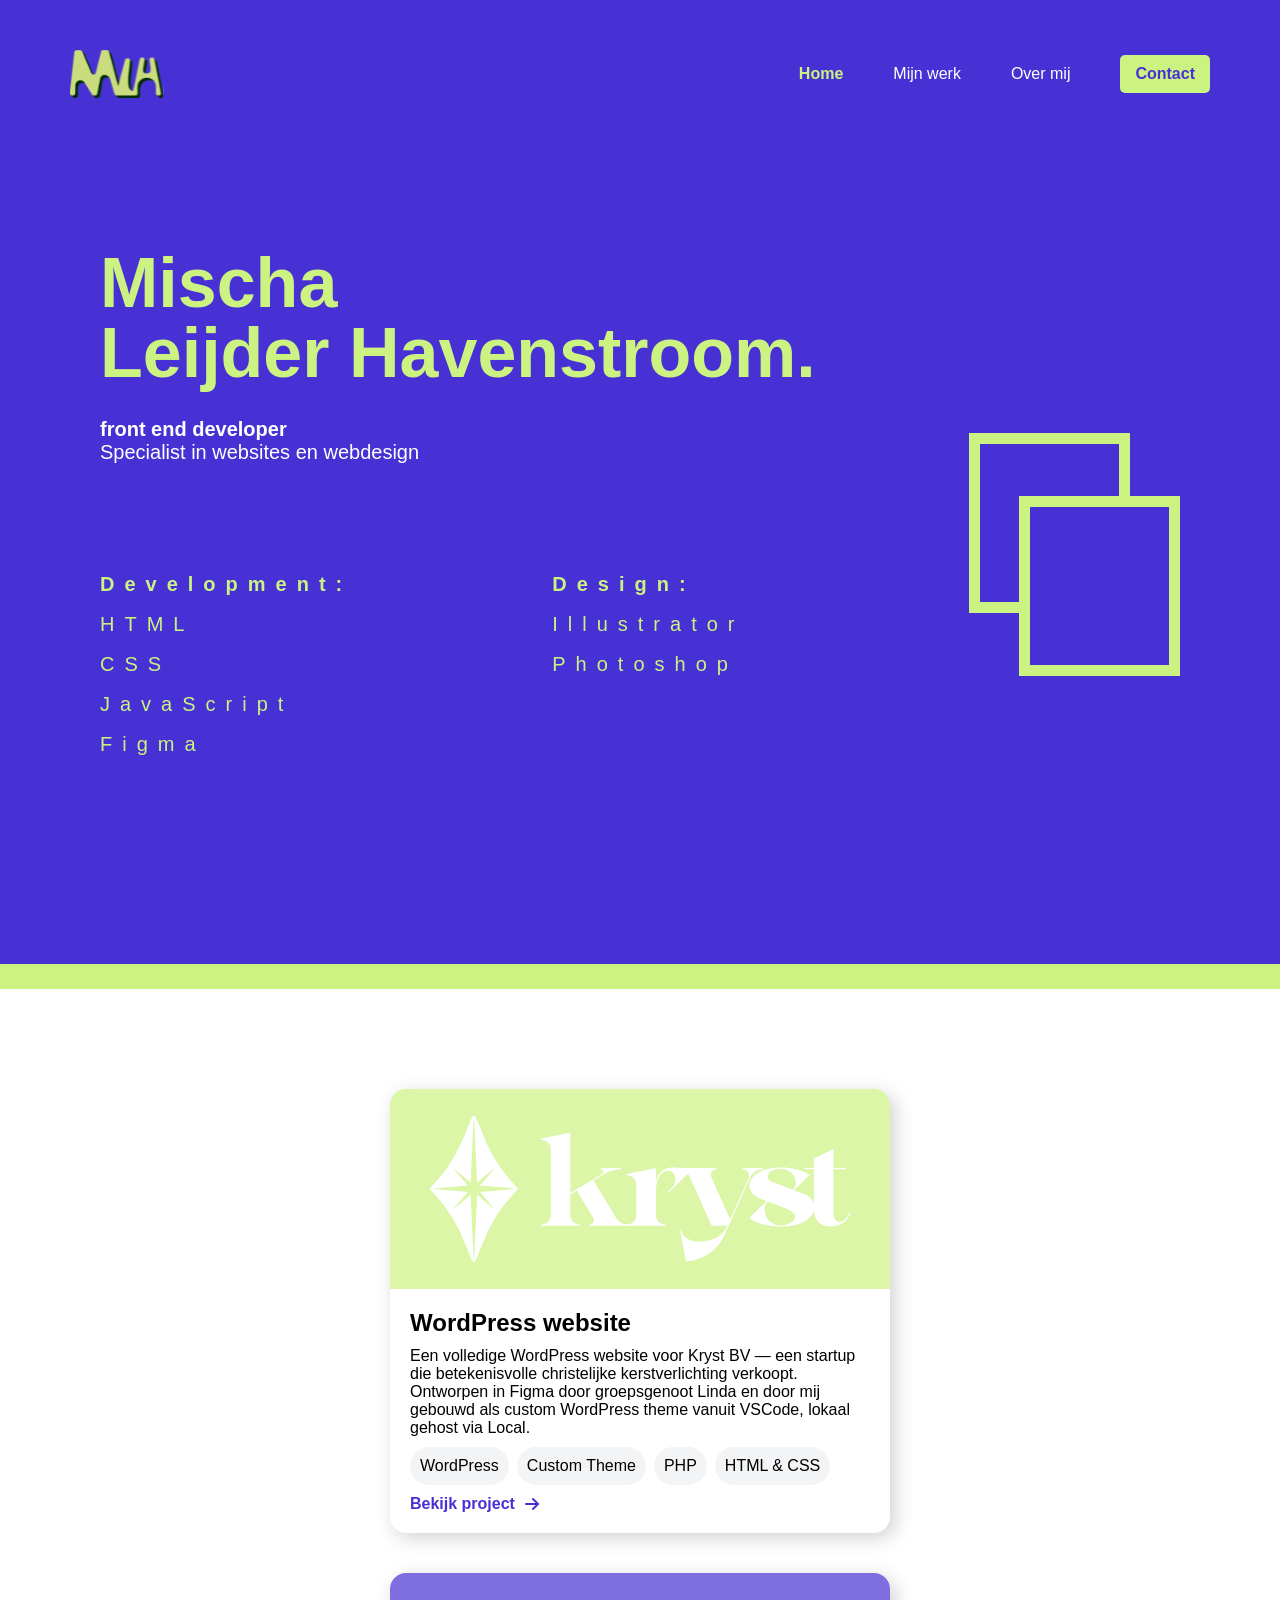
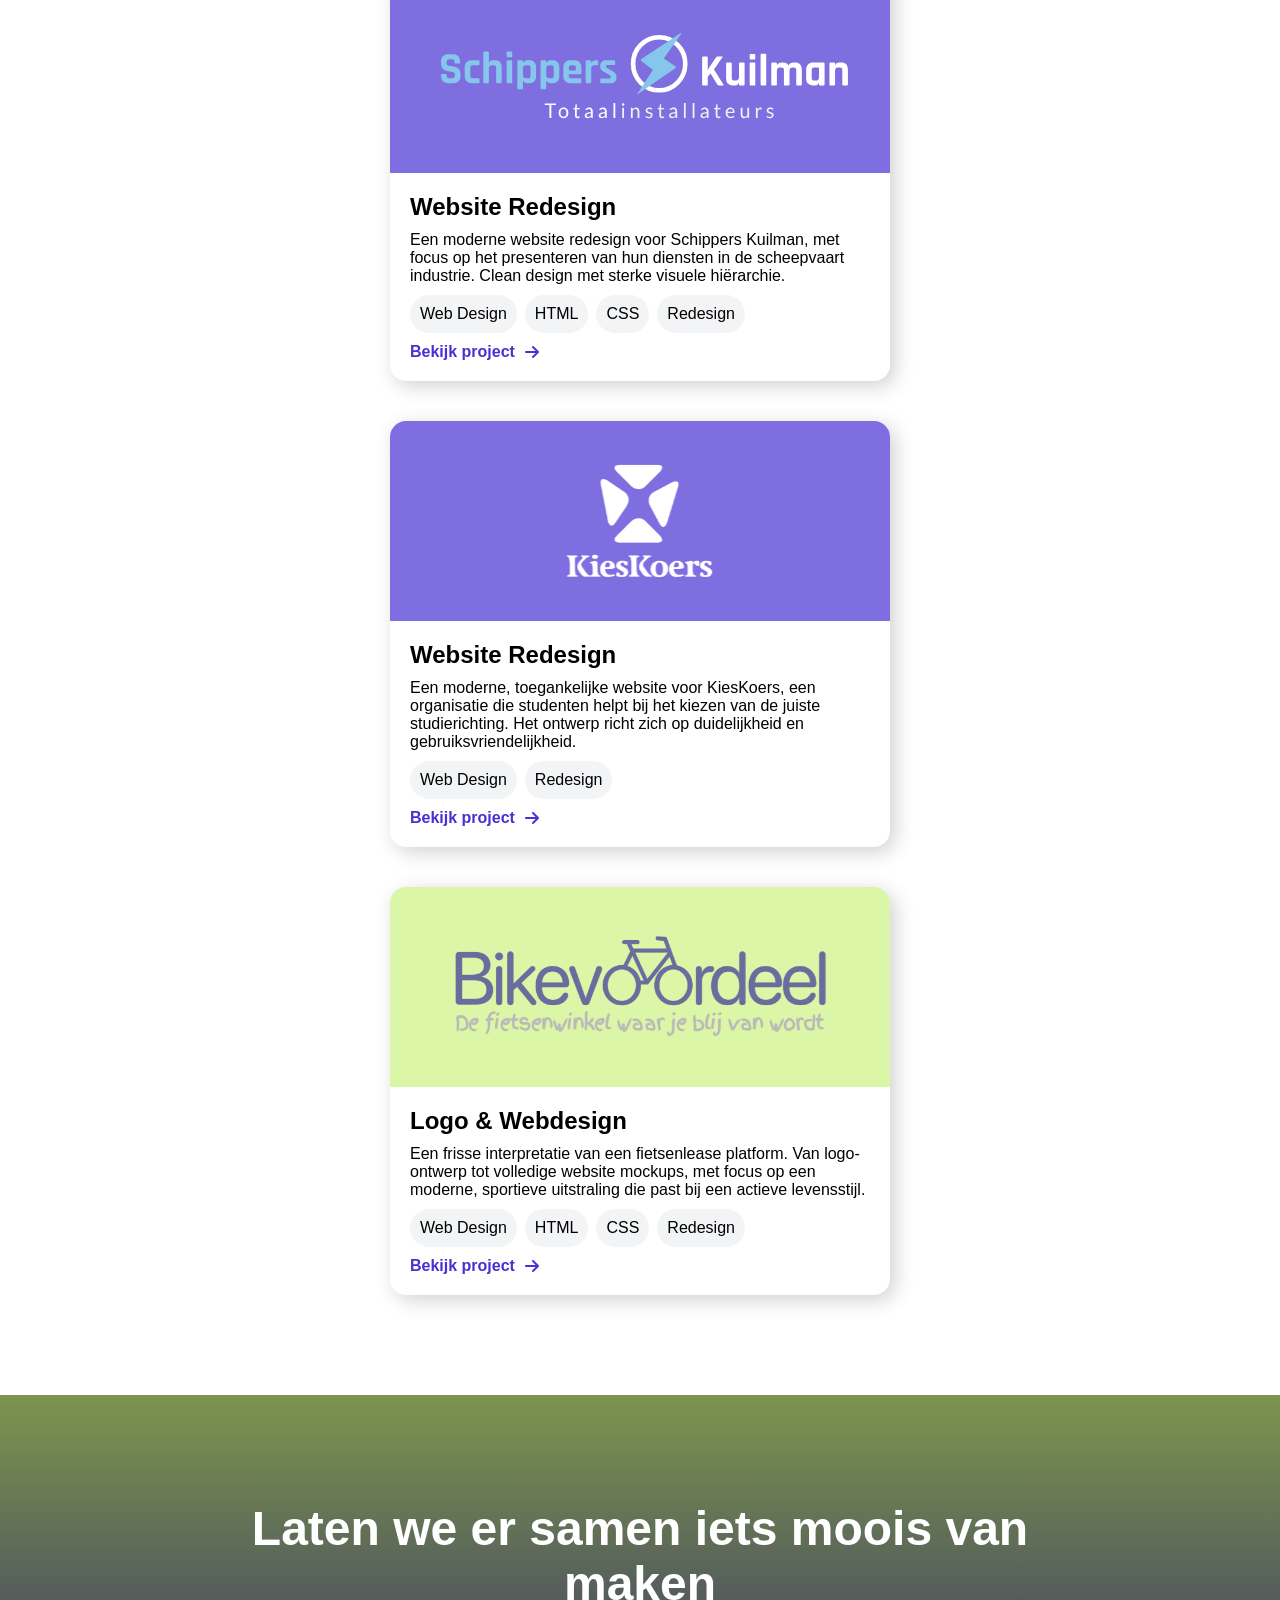
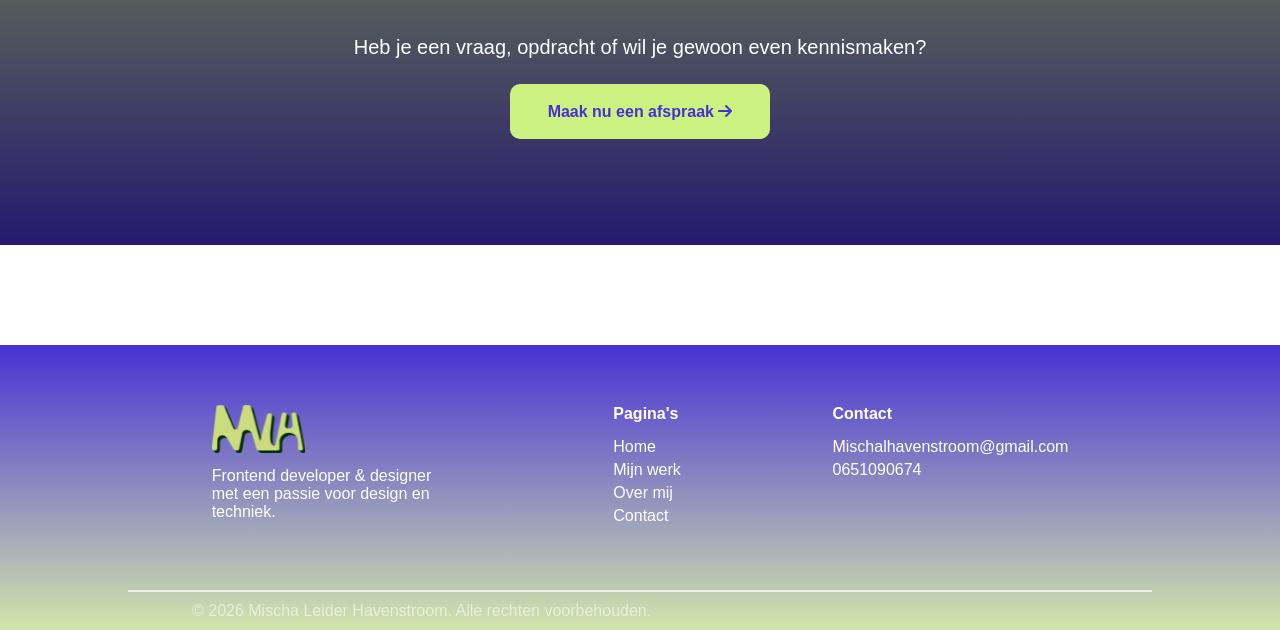
<file: index.html>
<!DOCTYPE html>
<html lang="nl">
<head>
    <meta charset="UTF-8">
    <meta name="viewport" content="width=device-width, initial-scale=1.0">
    <title>Mischa's Portfolio</title>
    <link rel="stylesheet" href="index.css">
    <link rel="stylesheet" href="https://cdnjs.cloudflare.com/ajax/libs/font-awesome/6.5.0/css/all.min.css">
</head>
<body>
    <div class="hero">

        <!-- nav -->
        <nav>
           <a href="index.html"><img id="nav-logo" src="img/logo.svg" alt="Logo"></a> 
            <div class="nav-links">
                <ul>
                    <li><a class="nav-link nav-link-active" href="index.html">Home</a></li>
                    <li><a class="nav-link" href="mijn-werk.html">Mijn werk</a></li>
                    <li><a class="nav-link" href="over-mij.html">Over mij</a></li>
                    <button class="contactBtn" id="nav-btn">Contact</button>
                </ul>
            </div>
        </nav>
        
        <!-- hero -->
        <div class="hero-content">
            <div>
            <div class="hero-left">
                <h1 class="hero-title">Mischa <br>Leijder Havenstroom.</h1>
                <p class="hero-under-titel"><span class="bold-text">front end developer</span><br>
                    Specialist in websites en webdesign</p>
                </div>

                <div class="hero-perk-content">
                    <div class="hero-perks">
                        <p class="hero-perk"><span class="bold-text">Development:</span> 
                        <br> HTML
                        <br> CSS
                        <br> JavaScript
                        <br> Figma
                        </p>
                    </div>

                    <div class="hero-perks">
                        <p class="hero-perk"><span class="bold-text">Design:</span> 
                        <br> Illustrator
                        <br> Photoshop
                        </p>
                    </div>
            </div>
            </div>
                  <div class="hero-img"><img src="img/hero-img.png" alt="hero Images"></div>
        </div>
         </div>

         
    <main class="content">

         <!-- mijn werk collums -->
          <div class="mijn-werk-container">



                 <!-- Kryst -->
                <div class="mijn-werk-block">
            
                    <div class="mijn-werk-block-img-container main-color-background">
                        <img class="mijn-werk-block-img" src="img/werk/kryst/kryst-logo.svg">
                    </div>

                <div class="mijn-werk-block-content">
                    <h2 class="mijn-werk-block-content-title">WordPress website</h2>
                    <p class="mijn-werk-block-content-text"> Een volledige WordPress website voor Kryst BV — een startup die betekenisvolle christelijke kerstverlichting verkoopt. Ontworpen in Figma door groepsgenoot Linda en door mij gebouwd als custom WordPress theme vanuit VSCode, lokaal gehost via Local.</p>
                    <ul class="mijn-werk-block-perks">
                        <li class="mijn-werk-block-content-perk">WordPress</li>
                        <li class="mijn-werk-block-content-perk">Custom Theme</li>
                        <li class="mijn-werk-block-content-perk">PHP</li>
                        <li class="mijn-werk-block-content-perk">HTML & CSS</li>
                    </ul>
                    <a href="werk/kryst.html" class="mijn-werk-block-btn">Bekijk project <i class="fa fa-arrow-right arrow-btn"></i></a>
                </div>
             
            </div>



            <!-- Schippers Kuilman -->
                <div class="mijn-werk-block">
               
                    <div class="mijn-werk-block-img-container secondary-color-background">
                        <img class="mijn-werk-block-img " src="img/logo schippers2 wit 1.svg">
                    </div>

                <div class="mijn-werk-block-content">
                    <h2 class="mijn-werk-block-content-title">Website Redesign</h2>
                    <p class="mijn-werk-block-content-text">Een moderne website redesign voor Schippers Kuilman, met focus op het presenteren van hun diensten in de scheepvaart industrie. Clean design met sterke visuele hiërarchie.</p>
                    <ul class="mijn-werk-block-perks">
                        <li class="mijn-werk-block-content-perk">Web Design</li>
                        <li class="mijn-werk-block-content-perk">HTML</li>
                        <li class="mijn-werk-block-content-perk">CSS</li>
                        <li class="mijn-werk-block-content-perk">Redesign</li>
                    </ul>
                    <a href="werk/schippers-kuilman.html" class="mijn-werk-block-btn">Bekijk project <i class="fa fa-arrow-right arrow-btn"></i></a>
                </div>
               
            </div>


            <!-- kies Koers-->
                <div class="mijn-werk-block">
          
                    <div class="mijn-werk-block-img-container secondary-color-background">
                        <img class="mijn-werk-block-img kieskoers-img" src="img/werk/kieskoers/Logo-KiesKoers-WIT-ZT 1.svg">
                    </div>

                <div class="mijn-werk-block-content">
                    <h2 class="mijn-werk-block-content-title">Website Redesign</h2>
                    <p class="mijn-werk-block-content-text">Een moderne, toegankelijke website voor KiesKoers, een organisatie die studenten helpt bij het kiezen van de juiste studierichting. Het ontwerp richt zich op duidelijkheid en gebruiksvriendelijkheid.</p>
                    <ul class="mijn-werk-block-perks">
                        <li class="mijn-werk-block-content-perk">Web Design</li>
                        <li class="mijn-werk-block-content-perk">Redesign</li>
                    </ul>
                    <a href="werk/kieskoers.html" class="mijn-werk-block-btn">Bekijk project <i class="fa fa-arrow-right arrow-btn"></i></a>
                </div>

            </div>
         

            <!-- Bikevoordeel -->
                <div class="mijn-werk-block">
                 
                  <div class="mijn-werk-block-img-container main-color-background">
                        <img class="mijn-werk-block-img" src="img/werk/bikevoordeel/Bikevoordeel logo blauw met slogen 1.svg">
                    </div>

                <div class="mijn-werk-block-content">
                    <h2 class="mijn-werk-block-content-title">Logo & Webdesign</h2>
                    <p class="mijn-werk-block-content-text">Een frisse interpretatie van een fietsenlease platform. Van logo-ontwerp tot volledige website mockups, met focus op een moderne, sportieve uitstraling die past bij een actieve levensstijl.</p>
                    <ul class="mijn-werk-block-perks">
                        <li class="mijn-werk-block-content-perk">Web Design</li>
                        <li class="mijn-werk-block-content-perk">HTML</li>
                        <li class="mijn-werk-block-content-perk">CSS</li>
                        <li class="mijn-werk-block-content-perk">Redesign</li>
                    </ul>
                    <a href="werk/bikevoordeel.html" class="mijn-werk-block-btn">Bekijk project <i class="fa fa-arrow-right arrow-btn"></i></a>
                </div>
               
            </div>

          </div>

    </main>
        
       <!-- maak een afsraak -->
         <div class="cta-container">
            <div class="cta-content">
                <h3 class="cta-title">Laten we er samen iets moois van maken</h3>
                <p class="cta-text">Heb je een vraag, opdracht of wil je gewoon even kennismaken?</p>
                <button class="cta-btn contactBtn">Maak nu een afspraak <i class="fa fa-arrow-right"></i></button>
            </div>
         </div>



        
            <!-- footer -->
          <footer class="footer-container">
                <div class="footer-content">

                        <div>
                            <img src="img/logo.svg" alt="logo">
                            <p class="footer-info">Frontend developer & designer met een passie voor design en techniek.</p>
                        </div>
                        
                        <!-- link paginas -->
                        <ul class="footer-section">
                            <h4 class="footer-title">Pagina's</h4>
                                <li class="footer-text"><a href="index.html">Home</a></li>
                                 <li class="footer-text"><a href="mijn-werk.html">Mijn werk</a></li>
                                  <li class="footer-text"><a href="over-mij.html">Over mij</a></li>
                                   <li class="footer-text"><a href="contact.html">Contact</a></li>
                        </ul>

                        <ul class="footer-section">
                            <h4 class="footer-title">Contact</h4>
                                   <li class="footer-text">Mischalhavenstroom@gmail.com</li>
                                    <li class="footer-text">0651090674</li>
                        </ul>
                </div>

                <hr class="footer-line">

                <p class="footer-rechten">© 2026 Mischa Leider Havenstroom. Alle rechten voorbehouden.</p>
          </footer>

          <script src="script.js"></script>
</body>
</html>
</file>
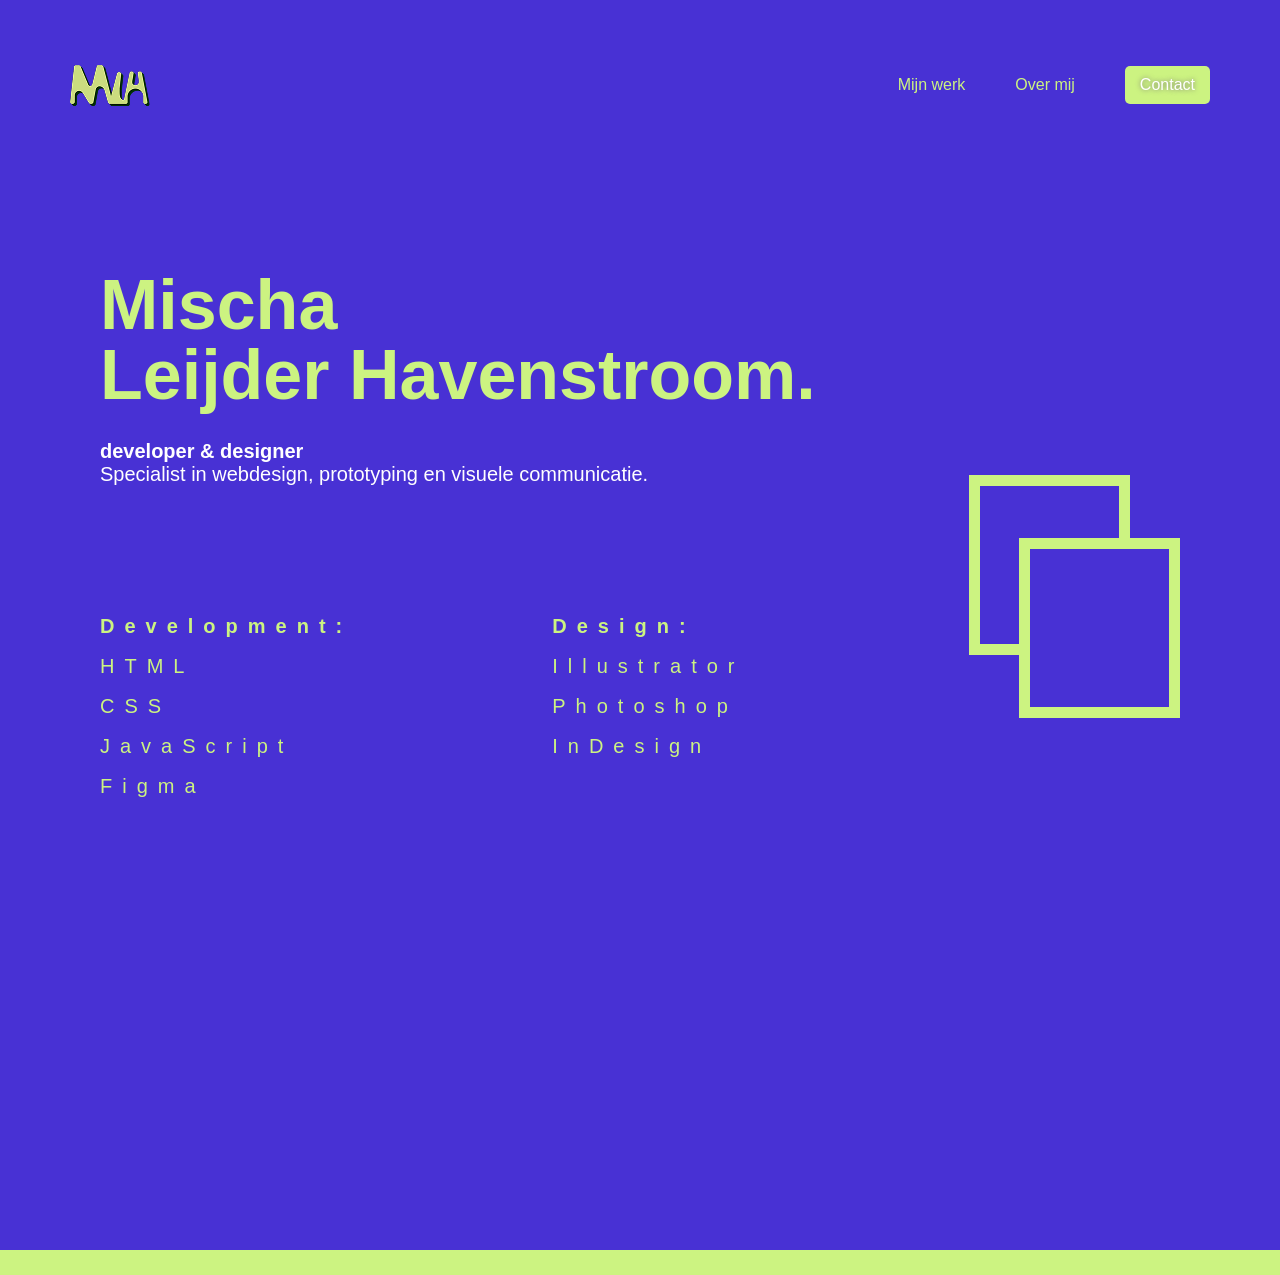
<file: Portofolio Mischa/index.html>
<!DOCTYPE html>
<html lang="nl">
<head>
    <meta charset="UTF-8">
    <meta name="viewport" content="width=device-width, initial-scale=1.0">
    <title>Mijn Portfolio</title>
    <link rel="stylesheet" href="index.css">
</head>
<body>
    <div id="hero">

        <!-- nav -->
        <nav>
            <img id="nav-logo" src="img/monogram_kleur 3.png" alt="Logo">
            <div class="nav-links">
                <ul>
                    <li><a class="nav-link" href="#">Mijn werk</a></li>
                    <li><a class="nav-link" href="#">Over mij</a></li>
                    <button id="nav-btn">Contact</button>
                </ul>
            </div>
        </nav>
        
        <!-- hero -->
        <div id="hero-content">
            <div>
            <div id="hero-left">
                <h1 id="hero-title">Mischa <br>Leijder Havenstroom.</h1>
                <p id="hero-under-titel"><span class="bold-text">developer & designer</span><br>
                    Specialist in webdesign, prototyping en visuele communicatie.</p>
                </div>

                <div id="hero-perk-content">
                    <div class="hero-perks">
                        <p class="hero-perk"><span class="bold-text">Development:</span> 
                        <br> HTML
                        <br> CSS
                        <br> JavaScript
                        <br> Figma
                        </p>
                    </div>

                    <div class="hero-perks">
                        <p class="hero-perk"><span class="bold-text">Design:</span> 
                        <br> Illustrator
                        <br> Photoshop
                        <br> InDesign
                        </p>
                    </div>
            </div>
            </div>
                  <div id="hero-img"><img src="img/hero-img.png" alt="hero Images"></div>
        </div>
         </div>

         
       
         

</body>
</html>
</file>
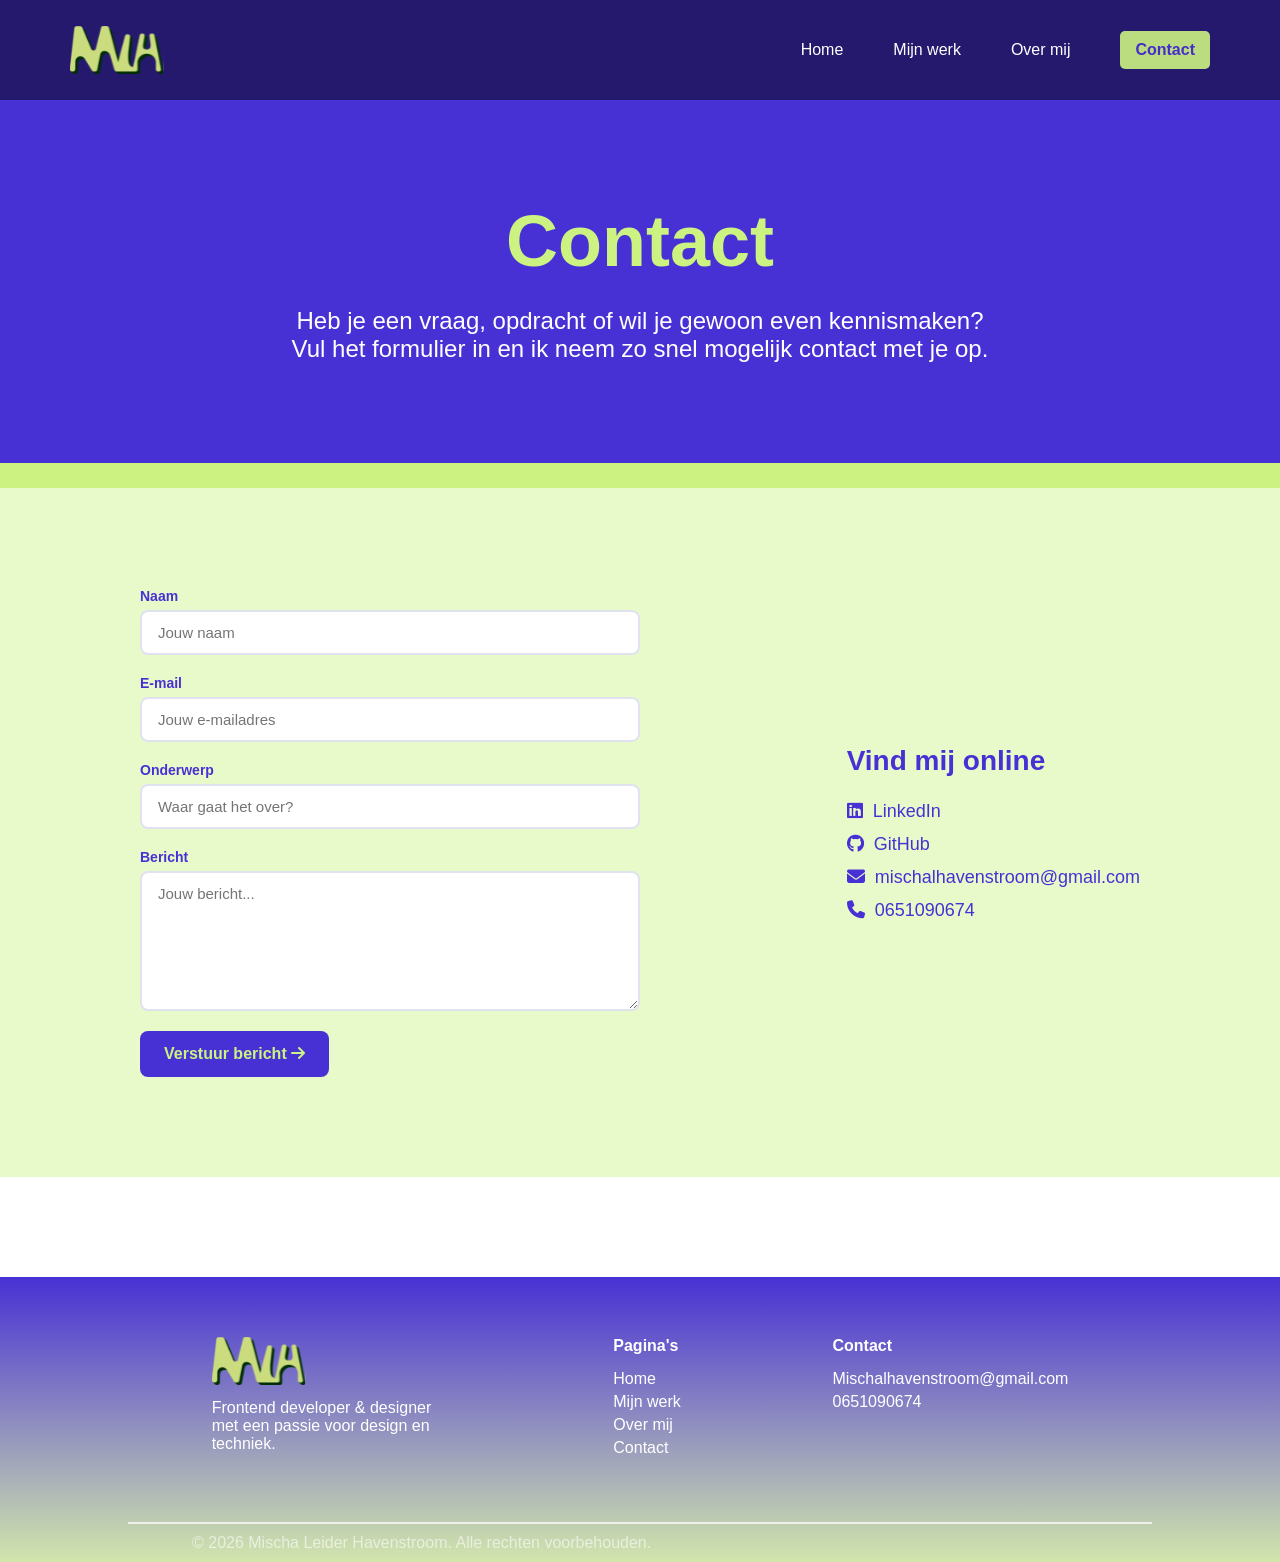
<file: contact.html>
<!DOCTYPE html>
<html lang="nl">
<head>
    <meta charset="UTF-8">
    <meta name="viewport" content="width=device-width, initial-scale=1.0">
    <title>Mijn Portfolio</title>
    <link rel="stylesheet" href="index.css">
    <link rel="stylesheet" href="https://cdnjs.cloudflare.com/ajax/libs/font-awesome/6.5.0/css/all.min.css">
</head>
<body>

        <!-- nav -->
        <nav class="nav">
            <a href="index.html"><img id="nav-logo" src="img/logo.svg" alt="Logo"></a>             <div class="nav-links">
                <ul>
                    <li><a class="nav-link" href="index.html">Home</a></li>
                    <li><a class="nav-link" href="mijn-werk.html">Mijn werk</a></li>
                    <li><a class="nav-link" href="over-mij.html">Over mij</a></li>
                    <button class="contactBtn  contactBtn-active" id="nav-btn">Contact</button>
                </ul>
            </div>
        </nav>

        <!-- header -->
         <header class="header-pages">
            <h1 class="header-pages-title">Contact</h1>
            <p class="header-pages-text">Heb je een vraag, opdracht of wil je gewoon even kennismaken? Vul het formulier in en ik neem zo snel mogelijk contact met je op.</p>
         </header>




                 <!-- contact content -->
<main class="contact-container">

    <form class="contact-form" action="https://formspree.io/f/JOUW_FORM_ID" method="POST">
        <div class="contact-form-group">
            <label class="contact-form-label" for="naam">Naam</label>
            <input class="contact-form-input" type="text" id="naam" name="naam" placeholder="Jouw naam" required>
        </div>
        <div class="contact-form-group">
            <label class="contact-form-label" for="email">E-mail</label>
            <input class="contact-form-input" type="email" id="email" name="email" placeholder="Jouw e-mailadres" required>
        </div>
        <div class="contact-form-group">
            <label class="contact-form-label" for="onderwerp">Onderwerp</label>
            <input class="contact-form-input" type="text" id="onderwerp" name="onderwerp" placeholder="Waar gaat het over?" required>
        </div>
        <div class="contact-form-group">
            <label class="contact-form-label" for="bericht">Bericht</label>
            <textarea class="contact-form-input contact-form-textarea" id="bericht" name="bericht" placeholder="Jouw bericht..." required></textarea>
        </div>
        <button class="contact-form-btn" type="submit">Verstuur bericht <i class="fa fa-arrow-right"></i></button>
    </form>
         
            
            <section class="contact-socials">
    <h2 class="contact-socials-title">Vind mij online</h2>
    <ul class="contact-socials-list">
        <li><a class="contact-socials-link" href="https://nl.linkedin.com/in/mischa-leider-havenstroom-35ab63264" target="_blank"><i class="fa-brands fa-linkedin"></i>LinkedIn</a></li>
        <li><a class="contact-socials-link" href="https://github.com/Mischalh" target="_blank"><i class="fa-brands fa-github"></i>GitHub</a></li>
        <li><a class="contact-socials-link" href="mailto:mischalhavenstroom@gmail.com"><i class="fa-solid fa-envelope"></i>mischalhavenstroom@gmail.com</a></li>
        <li><a class="contact-socials-link" href="tel:0651090674"><i class="fa-solid fa-phone"></i>0651090674</a></li>
    </ul>
</section>
       
          </main>

        

            <!-- footer -->
          <footer class="footer-container">
                <div class="footer-content">

                        <div>
                            <img src="img/logo.svg" alt="logo">
                            <p class="footer-info">Frontend developer & designer met een passie voor design en techniek.</p>
                        </div>
                        
                        <!-- link paginas -->
                        <ul class="footer-section">
                            <h4 class="footer-title">Pagina's</h4>
                                <li class="footer-text"><a href="index.html">Home</a></li>
                                 <li class="footer-text"><a href="mijn-werk.html">Mijn werk</a></li>
                                  <li class="footer-text"><a href="over-mij.html">Over mij</a></li>
                                   <li class="footer-text"><a href="contact.html">Contact</a></li>
                        </ul>

                        <ul class="footer-section">
                            <h4 class="footer-title">Contact</h4>
                                   <li class="footer-text">Mischalhavenstroom@gmail.com</li>
                                    <li class="footer-text">0651090674</li>
                        </ul>
                </div>

                <hr class="footer-line">

                <p class="footer-rechten">© 2026 Mischa Leider Havenstroom. Alle rechten voorbehouden.</p>
          </footer>

    
    <script src="script.js"></script>

</body>
</html>
</file>
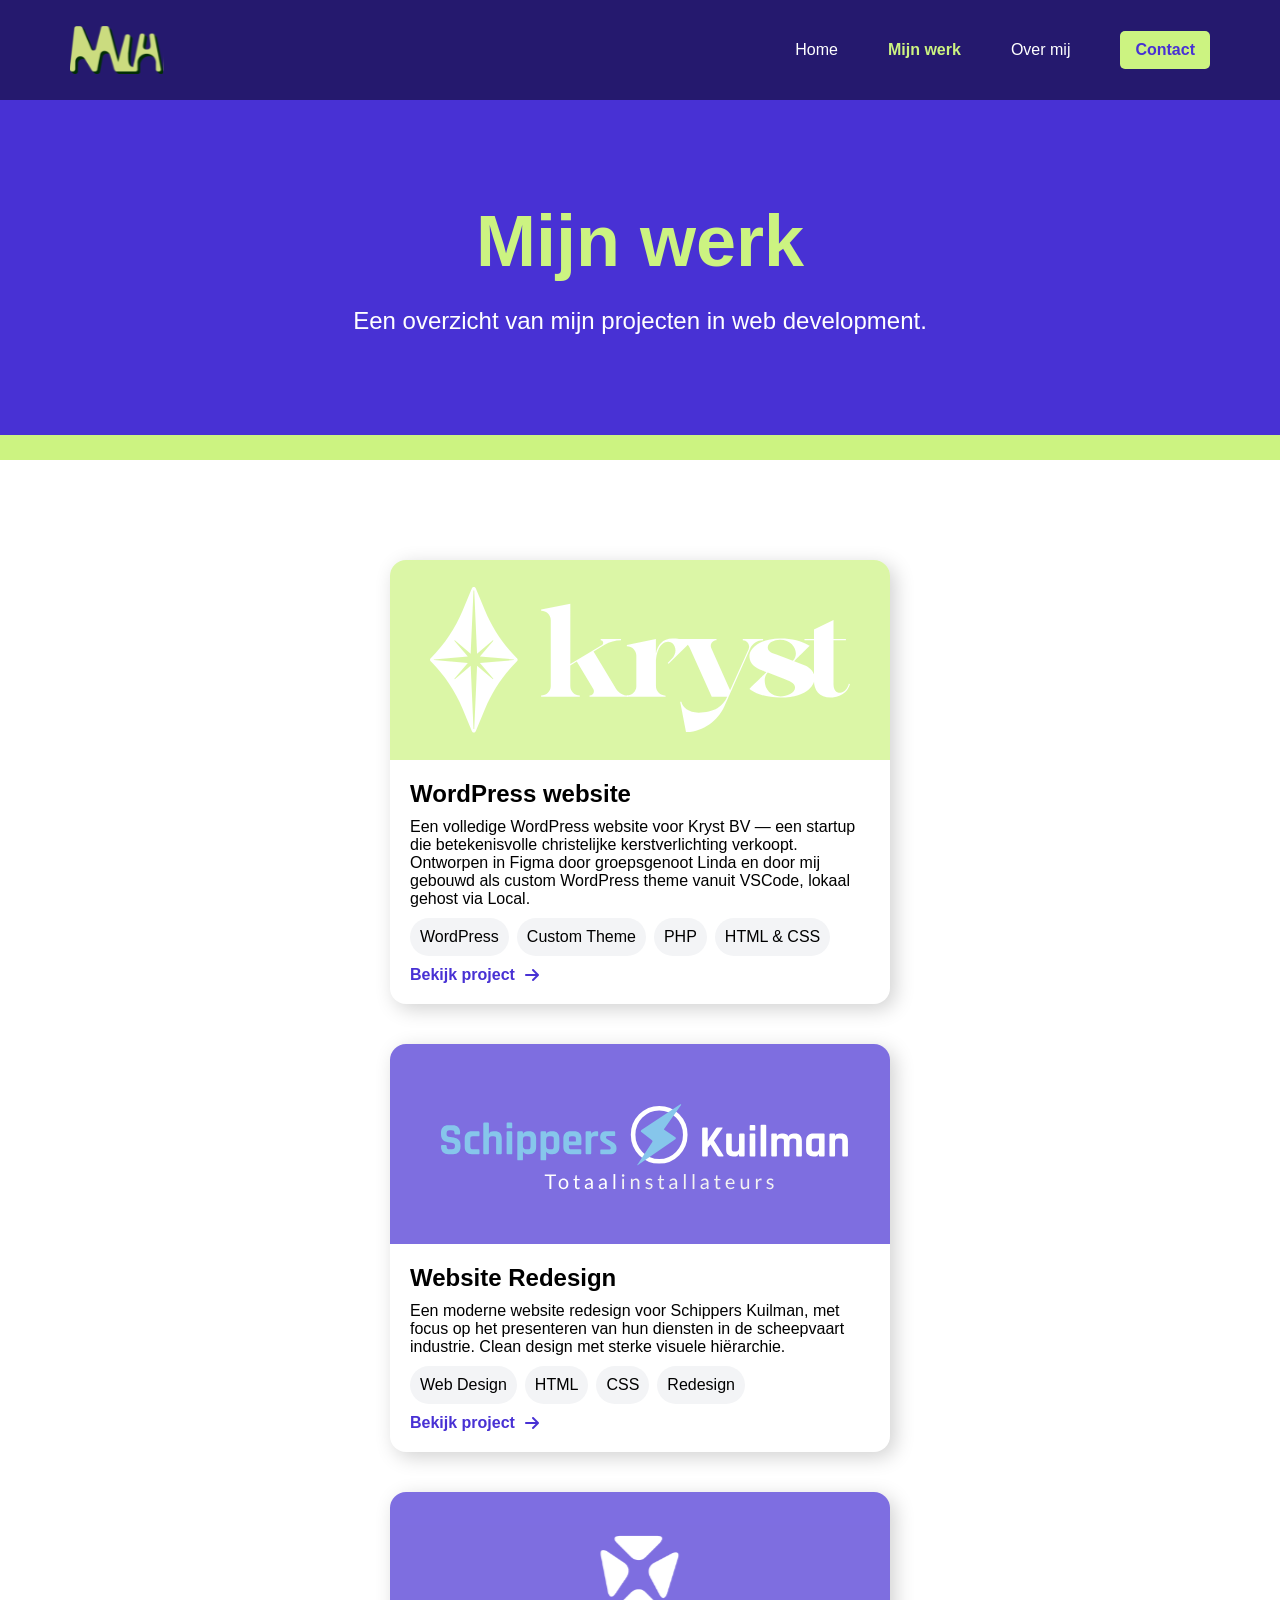
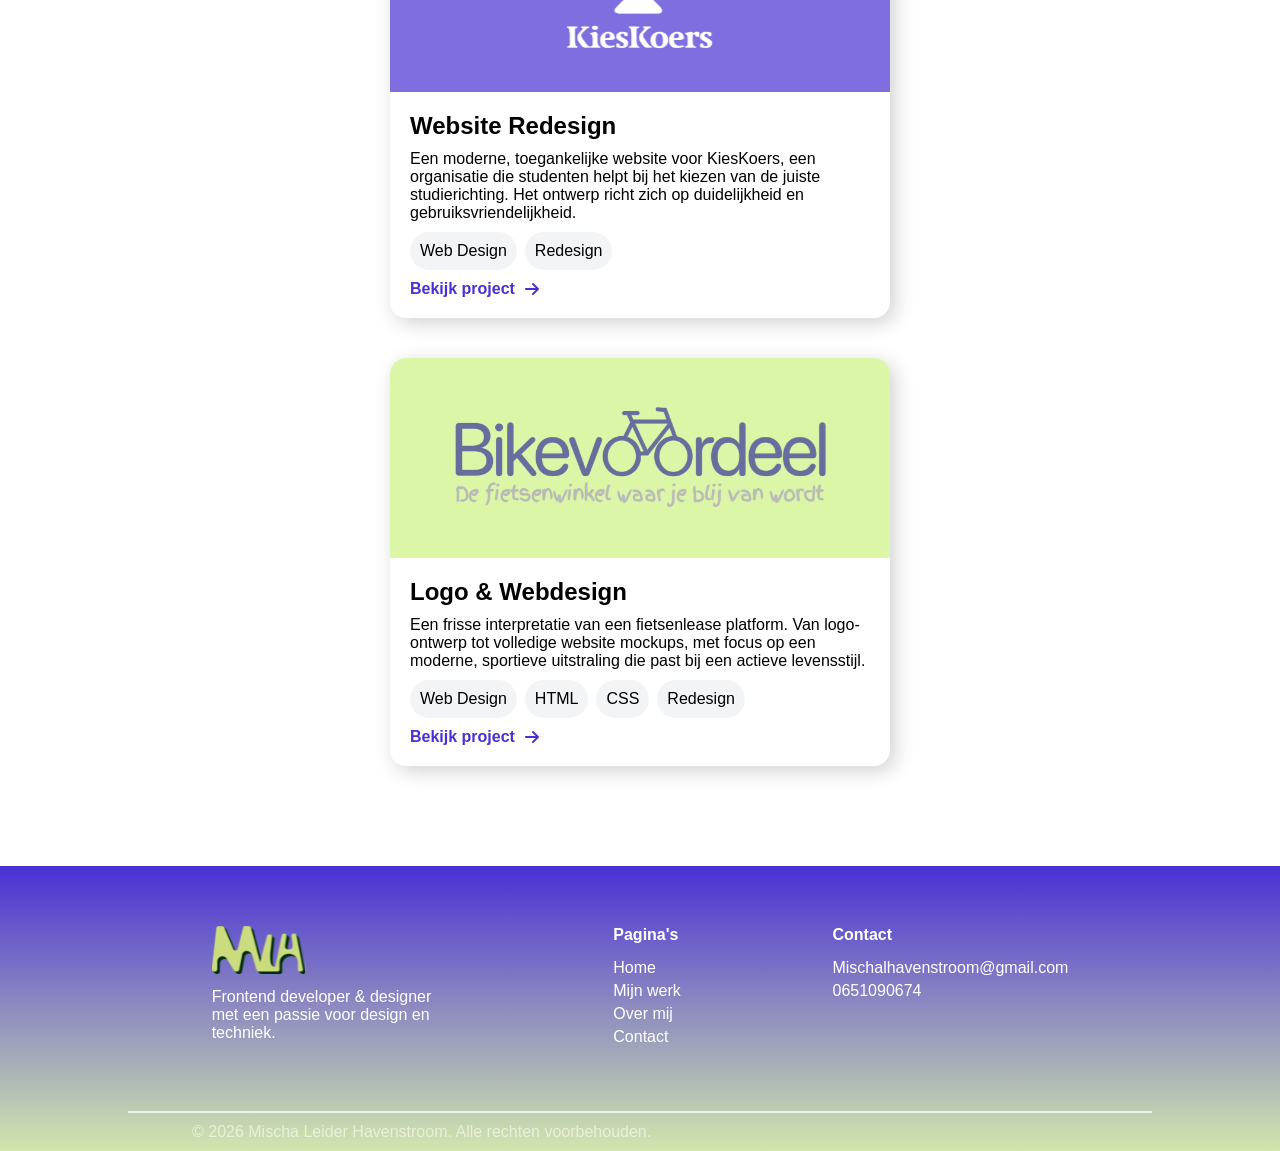
<file: mijn-werk.html>
<!DOCTYPE html>
<html lang="nl">
<head>
    <meta charset="UTF-8">
    <meta name="viewport" content="width=device-width, initial-scale=1.0">
    <title>Mijn Portfolio</title>
    <link rel="stylesheet" href="index.css">
    <link rel="stylesheet" href="https://cdnjs.cloudflare.com/ajax/libs/font-awesome/6.5.0/css/all.min.css">
</head>
<body>

        <!-- nav -->
        <nav class="nav">
            <a href="index.html"><img id="nav-logo" src="img/logo.svg" alt="Logo"></a>             <div class="nav-links">
                <ul>
                    <li><a class="nav-link" href="index.html">Home</a></li>
                    <li><a class="nav-link nav-link-active" href="mijn-werk.html">Mijn werk</a></li>
                    <li><a class="nav-link" href="over-mij.html">Over mij</a></li>
                    <button class="contactBtn" id="nav-btn">Contact</button>
                </ul>
            </div>
        </nav>

        <!-- header -->
         <header class="header-pages">
            <h1 class="header-pages-title">Mijn werk</h1>
            <p class="header-pages-text">Een overzicht van mijn projecten in web development.</p>
         </header>




         
        
    <main class="content">

        <!-- mijn werk collums -->
          <div class="mijn-werk-container">



                 <!-- Kryst -->
                <div class="mijn-werk-block">
            
                    <div class="mijn-werk-block-img-container main-color-background">
                        <img class="mijn-werk-block-img" src="img/werk/kryst/kryst-logo.svg">
                    </div>

                <div class="mijn-werk-block-content">
                    <h2 class="mijn-werk-block-content-title">WordPress website</h2>
                    <p class="mijn-werk-block-content-text"> Een volledige WordPress website voor Kryst BV — een startup die betekenisvolle christelijke kerstverlichting verkoopt. Ontworpen in Figma door groepsgenoot Linda en door mij gebouwd als custom WordPress theme vanuit VSCode, lokaal gehost via Local.</p>
                    <ul class="mijn-werk-block-perks">
                        <li class="mijn-werk-block-content-perk">WordPress</li>
                        <li class="mijn-werk-block-content-perk">Custom Theme</li>
                        <li class="mijn-werk-block-content-perk">PHP</li>
                        <li class="mijn-werk-block-content-perk">HTML & CSS</li>
                    </ul>
                    <a href="werk/kryst.html" class="mijn-werk-block-btn">Bekijk project <i class="fa fa-arrow-right arrow-btn"></i></a>
                </div>
             
            </div>



            <!-- Schippers Kuilman -->
                <div class="mijn-werk-block">
               
                    <div class="mijn-werk-block-img-container secondary-color-background">
                        <img class="mijn-werk-block-img " src="img/logo schippers2 wit 1.svg">
                    </div>

                <div class="mijn-werk-block-content">
                    <h2 class="mijn-werk-block-content-title">Website Redesign</h2>
                    <p class="mijn-werk-block-content-text">Een moderne website redesign voor Schippers Kuilman, met focus op het presenteren van hun diensten in de scheepvaart industrie. Clean design met sterke visuele hiërarchie.</p>
                    <ul class="mijn-werk-block-perks">
                        <li class="mijn-werk-block-content-perk">Web Design</li>
                        <li class="mijn-werk-block-content-perk">HTML</li>
                        <li class="mijn-werk-block-content-perk">CSS</li>
                        <li class="mijn-werk-block-content-perk">Redesign</li>
                    </ul>
                    <a href="werk/schippers-kuilman.html" class="mijn-werk-block-btn">Bekijk project <i class="fa fa-arrow-right arrow-btn"></i></a>
                </div>
               
            </div>


            <!-- kies Koers-->
                <div class="mijn-werk-block">
          
                    <div class="mijn-werk-block-img-container secondary-color-background">
                        <img class="mijn-werk-block-img kieskoers-img" src="img/werk/kieskoers/Logo-KiesKoers-WIT-ZT 1.svg">
                    </div>

                <div class="mijn-werk-block-content">
                    <h2 class="mijn-werk-block-content-title">Website Redesign</h2>
                    <p class="mijn-werk-block-content-text">Een moderne, toegankelijke website voor KiesKoers, een organisatie die studenten helpt bij het kiezen van de juiste studierichting. Het ontwerp richt zich op duidelijkheid en gebruiksvriendelijkheid.</p>
                    <ul class="mijn-werk-block-perks">
                        <li class="mijn-werk-block-content-perk">Web Design</li>
                        <li class="mijn-werk-block-content-perk">Redesign</li>
                    </ul>
                    <a href="werk/kieskoers.html" class="mijn-werk-block-btn">Bekijk project <i class="fa fa-arrow-right arrow-btn"></i></a>
                </div>

            </div>
         

            <!-- Bikevoordeel -->
                <div class="mijn-werk-block">
                 
                  <div class="mijn-werk-block-img-container main-color-background">
                        <img class="mijn-werk-block-img" src="img/werk/bikevoordeel/Bikevoordeel logo blauw met slogen 1.svg">
                    </div>

                <div class="mijn-werk-block-content">
                    <h2 class="mijn-werk-block-content-title">Logo & Webdesign</h2>
                    <p class="mijn-werk-block-content-text">Een frisse interpretatie van een fietsenlease platform. Van logo-ontwerp tot volledige website mockups, met focus op een moderne, sportieve uitstraling die past bij een actieve levensstijl.</p>
                    <ul class="mijn-werk-block-perks">
                        <li class="mijn-werk-block-content-perk">Web Design</li>
                        <li class="mijn-werk-block-content-perk">HTML</li>
                        <li class="mijn-werk-block-content-perk">CSS</li>
                        <li class="mijn-werk-block-content-perk">Redesign</li>
                    </ul>
                    <a href="werk/bikevoordeel.html" class="mijn-werk-block-btn">Bekijk project <i class="fa fa-arrow-right arrow-btn"></i></a>
                </div>
               
            </div>

          </div>
          
    </main>





          
            <!-- footer -->
          <footer class="footer-container">
                <div class="footer-content">

                        <div>
                            <img src="img/logo.svg" alt="logo">
                            <p class="footer-info">Frontend developer & designer met een passie voor design en techniek.</p>
                        </div>
                        
                        <!-- link paginas -->
                        <ul class="footer-section">
                            <h4 class="footer-title">Pagina's</h4>
                                <li class="footer-text"><a href="index.html">Home</a></li>
                                 <li class="footer-text"><a href="mijn-werk.html">Mijn werk</a></li>
                                  <li class="footer-text"><a href="over-mij.html">Over mij</a></li>
                                   <li class="footer-text"><a href="contact.html">Contact</a></li>
                        </ul>

                        <ul class="footer-section">
                            <h4 class="footer-title">Contact</h4>
                                   <li class="footer-text">Mischalhavenstroom@gmail.com</li>
                                    <li class="footer-text">0651090674</li>
                        </ul>
                </div>

                <hr class="footer-line">

                <p class="footer-rechten">© 2026 Mischa Leider Havenstroom. Alle rechten voorbehouden.</p>
          </footer>


    
          <script src="script.js"></script>

</body>
</html>
</file>
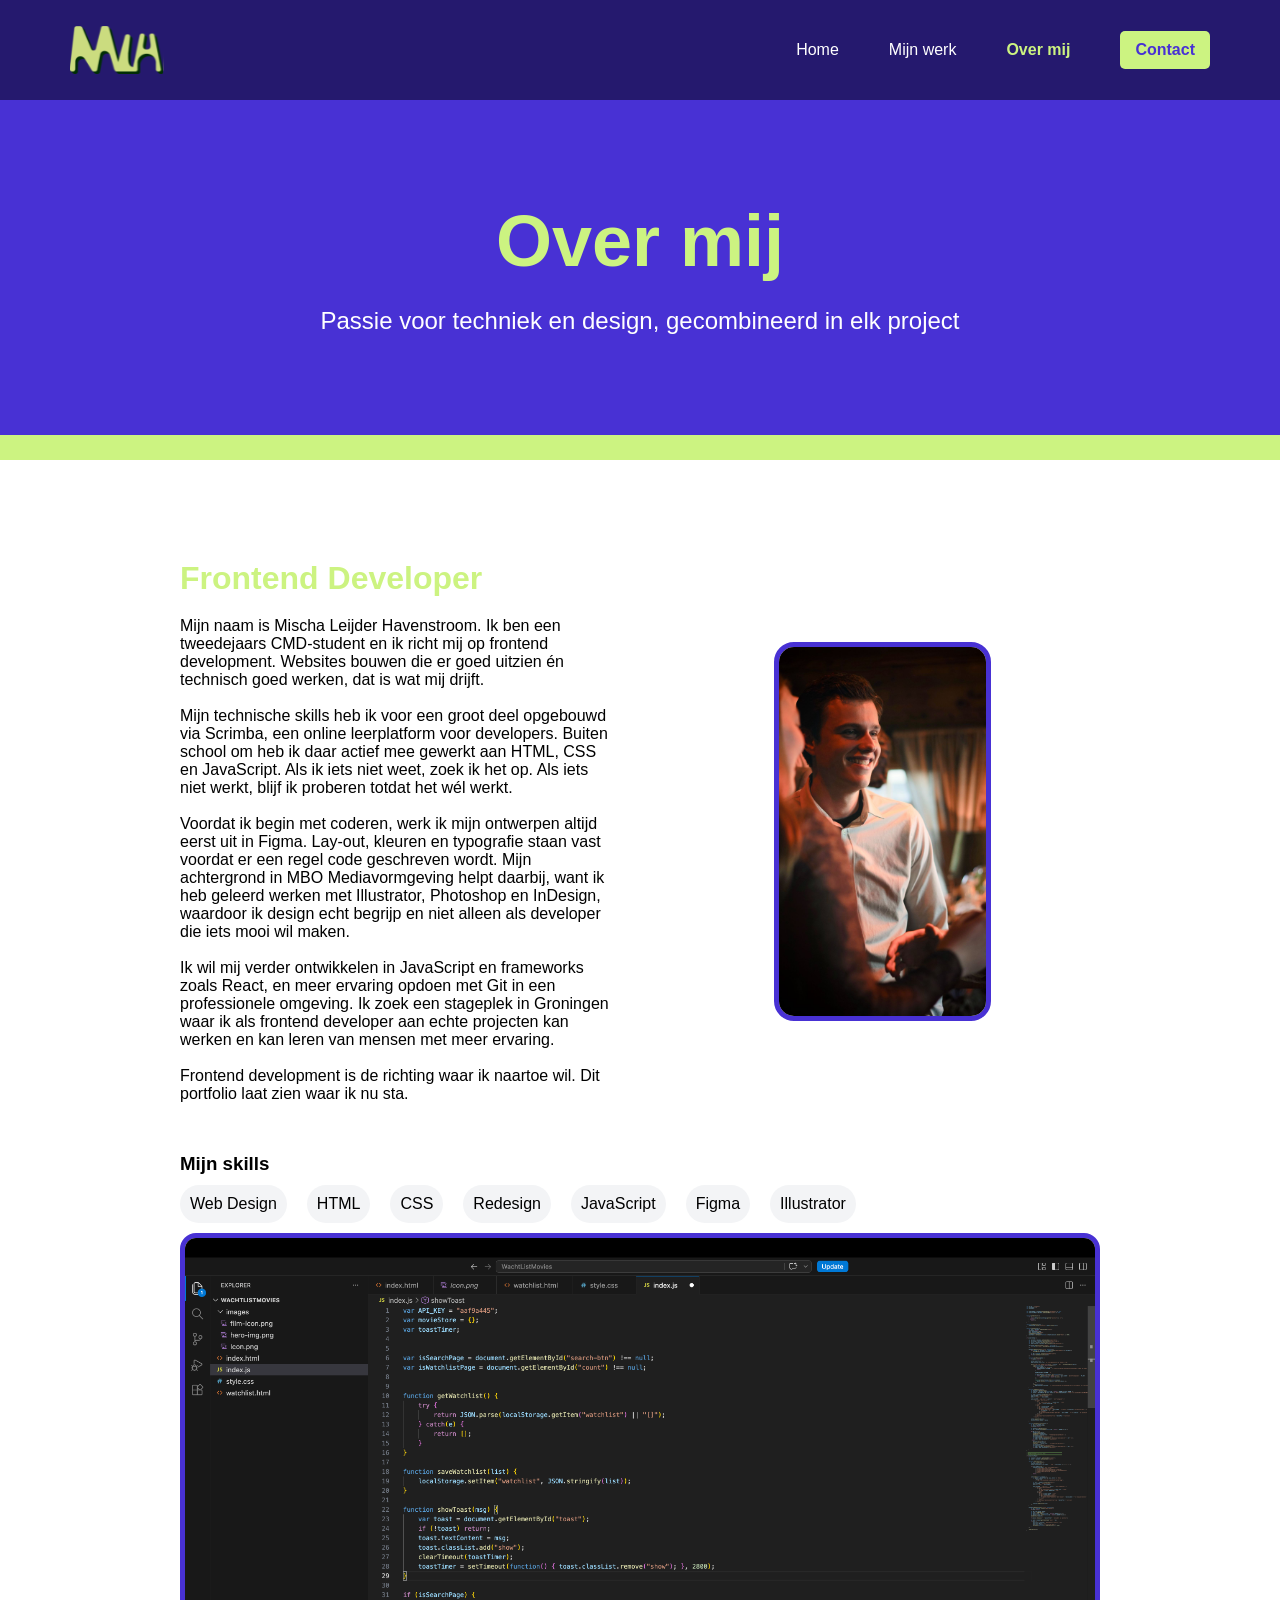
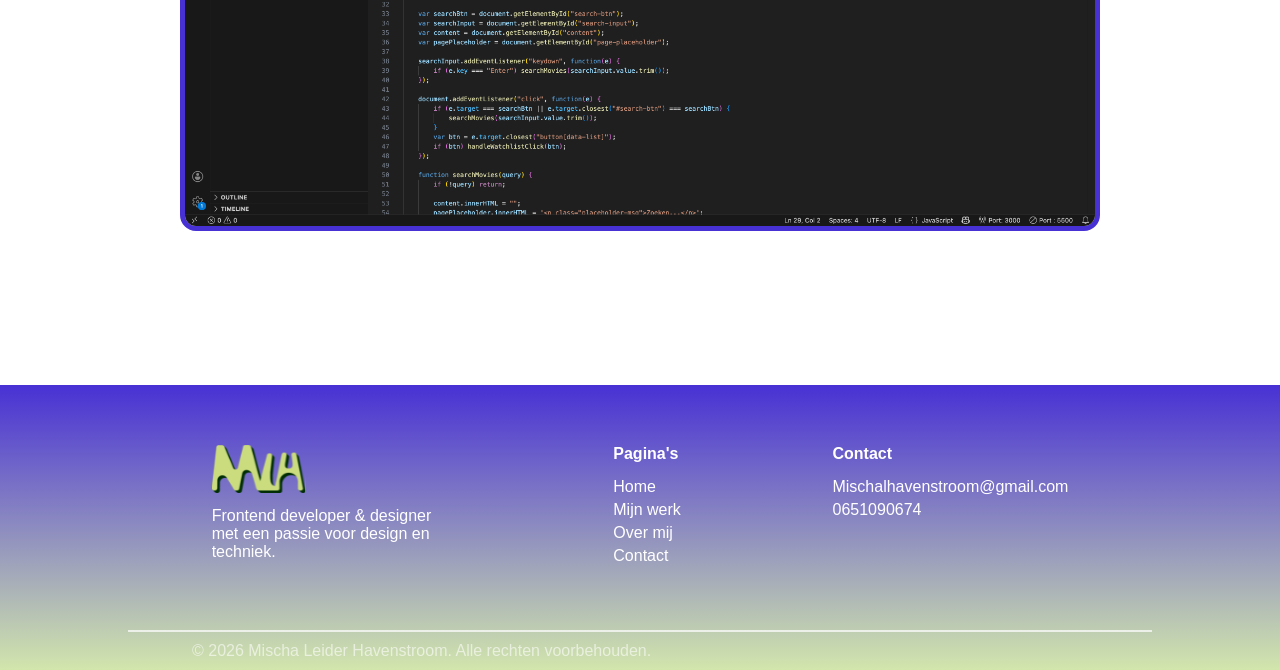
<file: over-mij.html>
<!DOCTYPE html>
<html lang="nl">
<head>
    <meta charset="UTF-8">
    <meta name="viewport" content="width=device-width, initial-scale=1.0">
    <title>Mijn Portfolio</title>
    <link rel="stylesheet" href="index.css">
    <link rel="stylesheet" href="https://cdnjs.cloudflare.com/ajax/libs/font-awesome/6.5.0/css/all.min.css">
</head>
<body>

        <!-- nav -->
        <nav class="nav">
            <a href="index.html"><img id="nav-logo" src="img/logo.svg" alt="Logo"></a>             <div class="nav-links">
                <ul>
                    <li><a class="nav-link" href="index.html">Home</a></li>
                    <li><a class="nav-link" href="mijn-werk.html">Mijn werk</a></li>
                    <li><a class="nav-link nav-link-active" href="over-mij.html">Over mij</a></li>
                    <button class="contactBtn" id="nav-btn">Contact</button>
                </ul>
            </div>
        </nav>

        <!-- header -->
         <header class="header-pages">
            <h1 class="header-pages-title">Over mij</h1>
            <p class="header-pages-text">Passie voor techniek en design, gecombineerd in elk project</p>
         </header>


    <main class="content">

                 <!-- over mij content -->
          <div class="over-mij-container">
            <div class="over-mij-content">
                <h1 class="over-mij-title">Frontend Developer</h1>
            <p class="over-mij-text">Mijn naam is Mischa Leijder Havenstroom. Ik ben een tweedejaars CMD-student en ik richt mij op frontend development. Websites bouwen die er goed uitzien én technisch goed werken, dat is wat mij drijft.
<br><br>
Mijn technische skills heb ik voor een groot deel opgebouwd via Scrimba, een online leerplatform voor developers. Buiten school om heb ik daar actief mee gewerkt aan HTML, CSS en JavaScript. Als ik iets niet weet, zoek ik het op. Als iets niet werkt, blijf ik proberen totdat het wél werkt.
<br><br>
Voordat ik begin met coderen, werk ik mijn ontwerpen altijd eerst uit in Figma. Lay-out, kleuren en typografie staan vast voordat er een regel code geschreven wordt. Mijn achtergrond in MBO Mediavormgeving helpt daarbij, want ik heb geleerd werken met Illustrator, Photoshop en InDesign, waardoor ik design echt begrijp en niet alleen als developer die iets mooi wil maken.
<br><br>
Ik wil mij verder ontwikkelen in JavaScript en frameworks zoals React, en meer ervaring opdoen met Git in een professionele omgeving. Ik zoek een stageplek in Groningen waar ik als frontend developer aan echte projecten kan werken en kan leren van mensen met meer ervaring.
<br><br>
Frontend development is de richting waar ik naartoe wil. Dit portfolio laat zien waar ik nu sta.


</p>

            </div>
            
            <div class="over-mij-img-container">
                  <img class="over-mij-img" src="/img/profile.jpeg" alt="Mischa">
            </div>

          </div>
          
          <section class="mijn-werk-skills">
                <h3>Mijn skills</h3>
                    <ul class="mijn-werk-block-perks">
                        <li class="mijn-werk-block-content-perk">Web Design</li>
                        <li class="mijn-werk-block-content-perk">HTML</li>
                        <li class="mijn-werk-block-content-perk">CSS</li>
                        <li class="mijn-werk-block-content-perk">Redesign</li>
                        <li class="mijn-werk-block-content-perk">JavaScript</li>
                        <li class="mijn-werk-block-content-perk">Figma</li>
                        <li class="mijn-werk-block-content-perk">Illustrator</li>
                    </ul>
                    <img src="img/Scherm­afbeelding 2026-05-26 om 14.00.48.png" alt="">
            </section>
    </main>
        

            
            <!-- footer -->
          <footer class="footer-container">
                <div class="footer-content">

                        <div>
                            <img src="img/logo.svg" alt="logo">
                            <p class="footer-info">Frontend developer & designer met een passie voor design en techniek.</p>
                        </div>
                        
                        <!-- link paginas -->
                        <ul class="footer-section">
                            <h4 class="footer-title">Pagina's</h4>
                                <li class="footer-text"><a href="index.html">Home</a></li>
                                 <li class="footer-text"><a href="mijn-werk.html">Mijn werk</a></li>
                                  <li class="footer-text"><a href="over-mij.html">Over mij</a></li>
                                   <li class="footer-text"><a href="contact.html">Contact</a></li>
                        </ul>

                        <ul class="footer-section">
                            <h4 class="footer-title">Contact</h4>
                                   <li class="footer-text">Mischalhavenstroom@gmail.com</li>
                                    <li class="footer-text">0651090674</li>
                        </ul>
                </div>

                <hr class="footer-line">

                <p class="footer-rechten">© 2026 Mischa Leider Havenstroom. Alle rechten voorbehouden.</p>
          </footer>

    
    <script src="script.js"></script>

</body>
</html>
</file>
<file: index.css>
* {
    font-family: Helvetica, sans-serif;
    padding: 0;
    margin: 0;
    box-sizing: border-box;
    list-style: none;
    text-decoration: none;
}

:root {
    --main-color: #CCF381;
    --secondary-color: #4831D4;
    --white-background-color: #F5F6FF;
}


button {
    cursor: pointer;
    border: none;
    border-radius: 5px;
    padding: 10px 15px;
}

button:hover {
    opacity: 80%;
}

a:hover {
    opacity: 80%;
}

/* nav */
nav {
    display: flex;
    justify-content: space-between;
    align-items: center;
    padding: 50px 70px;
}

.nav-img {
    width: 80px;
}

.nav-link-active {
    color: var(--main-color);
    font-weight: bold;
}

.nav-links ul, a{
    align-items: center;
    color: #fff;
    text-decoration: none;
    display: flex;
    list-style: none; 
    gap: 50px;
}

#nav-btn {
    font-size: 16px;
    padding: 10px 15px;
    border-radius: 5px;
    background: var(--main-color);
    border: none;
    color: var(--secondary-color);
    font-weight: bold;
}

.contactBtn-active {
    opacity: 90%;
}

/* hero */
.hero {
    background: #4831D4;
    border-bottom: #CCF381 solid 25px;
}

.hero-left {
    flex: 1;
}

.hero-content {
    padding: 100px;
    display: flex;
    align-items: center;
    justify-content: space-between;
}

.hero-title {
    color: #CCF381;
    font-size: 70px;
    padding: 0;
    margin: 0;
    line-height: 70px;
}

.hero-under-titel {
    font-size: 20px;
    margin-top: 30px;
    color: #fff;
}

.bold-text {
    font-weight: bold;
}

.hero-perk-content {
    margin: 100px 0;
    display: flex;
    gap: 200px;
}

.hero-perks {
    font-size: 20px;
    color: #CCF381;
    letter-spacing: 10px;
    line-height: 40px;
}

.hero-perk {
    font-weight: 300;
}

.hero-flex {
    display: flex;
}

/* tablet */
@media (max-width: 1024px) {
    nav {
        padding: 30px 40px;
    }

    .hero-content {
        padding: 60px 40px;
        gap: 40px;
    }

    .hero-title {
        font-size: 54px;
    }

    .hero-under-titel {
        font-size: 18px;
    }

    .hero-perk-content {
        gap: 50px;
    }

    .hero-perks {
        font-size: 18px;
        letter-spacing: 2px;
    }

    /* hero image weg */
    .hero-img {
        display: none;
    }
}


/* telefoon */
@media (max-width: 768px) {
    nav {
        align-items: center;
        padding: 25px 20px;
    }

    .nav-links ul {
        gap: 20px;
        margin-top: 20px;
    }

    .hero-content {
        padding: 40px 20px 60px;
        display: block;
    }

    .hero-title {
        font-size: 42px;
        line-height: 1.1;
    }

    .hero-under-titel {
        font-size: 17px;
        margin-top: 20px;
    }

    .hero-perk-content {
        margin-top: 50px;
    }

    .hero-img {
        display: none;
    }
}

.content {
    padding: 0 180px;
}

/* mijn werk collums */
.mijn-werk-container {
    display: flex;
    flex-wrap: wrap;
    gap: 40px;
    justify-content: center;
    margin-top: 100px;
}

.mijn-werk-block {
    border-radius: 16px;
    box-shadow: 5px 5px 20px rgb(209, 209, 209);
}

.secondary-color-background {
    background-color: var(--secondary-color);
}

.main-color-background {
    background-color: var(--main-color);
}


.mijn-werk-block-img-container {
    max-width: 500px;
    height: 200px;
    padding: 10px;
    opacity: 0.7;
    border-top-left-radius: 16px;
    border-top-right-radius: 16px;
    display: flex;
    flex-direction: column;
    justify-content: center;
    align-items: center;
}

.mijn-werk-block-img {
    padding: 30px;
    width: 100%;
    pointer-events: none;
}

.kieskoers-img {
    height: 100%;
}

.mijn-werk-block-content {
    padding: 20px;
}

.mijn-werk-block-content  {
    max-width: 500px;
    display: flex;
    flex-direction: column;
    align-items: start;
    gap: 10px;
}

.mijn-werk-block-perks {
    display: flex;
    align-items: center;
    gap: 8px;
}
.mijn-werk-block-content-perk {
    background: #F3F4F6;
    padding: 10px;
    border-radius: 50px;
}

.mijn-werk-block-btn {
    color: #4831D4;
    display: flex;
    gap: 10px;
    align-items: center;
    font-weight: bold;
    font-size: 16px;
}

@media (max-width: 768px) {
    .mijn-werk-block-img-content {
        font-size: 20px;
        display: flex;
        align-items: start;
    }

    .mijn-werk-block-content-perk {
        font-size: 9px;
    }
    
}

/* call to action section */
.cta-container {
    margin-top: 100px;
    background-image: linear-gradient(to bottom, #7C954D, #25196E);
    height: 450px;
    width: 100%;
    text-align: center;
    display: flex;
    flex-direction: column;
    justify-content: center;
    align-items: center;
}

.cta-content {
    max-width: 830px;
    display: flex;
    flex-direction: column;
    align-items: center;
    gap: 25px;
}

.cta-title {
    color: #fff;
    font-size: 48px;
}

.cta-text {
    color: #fff;
    font-size: 20px;
    font-weight: 300;
}

.cta-btn {
    background-color: #CCF381;
    color: #4831D4;
    font-size: 16px;
    font-weight: bold;
    height: 55px;
    width: 260px;
    border-radius: 10px;
}


/* footer */
.footer-container {
    margin-top: 100px;
    background-image: linear-gradient(to bottom, #4831D4, #d2e6ac);
}

.footer-content {
    display: flex;
    justify-content: space-evenly;
    padding: 60px;
    color: #fff;
}

.footer-info {
    width: 250px;
    margin-top: 10px;
}

.footer-title {
    margin-bottom: 15px;
}

.footer-text {
    margin: 5px 0;
}

.footer-text a{
    color: #fff;
}

.footer-line {
    border: 1px solid #ffffff;
    width: 80%;
    margin: auto;
    opacity: 70%;
}

.footer-rechten {
    display: flex;
    align-items: center;
    width: 70%;
    margin: auto;
    padding: 10px 0;
    color: #ffffff96;
}


/* pages header */
.header-pages {
    background-color: var(--secondary-color);
    border-bottom: #CCF381 solid 25px;
    display: flex;
    flex-direction: column;
    align-items: center;
    justify-content: center;
    color: #fff;
    text-align: center;
    gap: 25px;
    padding: 100px;
}

.header-pages-title {
    color: var(--main-color);
    font-size: 72px;
}

.header-pages-text {
    width: 700px;
    font-size: 24px;
}

.nav {
    height: 80px;
    background-color: #25196E;
}



/* over mij */
.over-mij-container {
    margin-top: 100px;
    display: flex;
    align-items: center;
    gap: 50px;
}

.over-mij-content {
    width: 50%;
}

.over-mij-img-container {
    width: 50%;
    display: flex;
    align-items: end;
    justify-content: center;
}

.over-mij-title {
    color: var(--main-color);
    margin-bottom: 20px;
}

.over-mij-img-container {
    width: 50%;
}

.over-mij-img {
    width: 50%;
    height: 50%;
    border-radius: 20px;
    border: var(--secondary-color) 5px solid;
}

.mijn-werk-skills {
    padding: 50px 0;
}

.mijn-werk-skills > ul{
    display: flex;
    flex-wrap: wrap;
    gap: 20px;
    padding: 10px 0;
}

.mijn-werk-skills > img {
    width: 100%;
    border-radius: 1rem;
    border: #4831D4 solid 5px;
}

/* pages werk header */
.header-pages-werk {
    background-image: linear-gradient(to bottom, var(--secondary-color), #6B5ACD);
    padding: 140px;
    color: #fff;
}

.header-pages-btn {
    display: flex;
    gap: 10px;
    margin-bottom: 30px;
}

.header-pages-title-werk {
    font-size: 60px;
}

.header-pages-text-werk {
    font-size: 24px;
    font-weight: 300;
    padding: 16px 0;
}

.header-pages-perks {
    margin-top: 30px;
    display: flex;
    gap: 20px;
    font-weight: 300;
    font-size: 16px;
}

.header-pages-perk {
    display: flex;
    gap: 5px;
}


/* pages werk content */
.pages-werk-content-width {
    padding: 100px 140px;
    background-color: #F5F6FF;
    color: #666667;
    display: flex;
    justify-content: space-between;
    align-items: center;
    gap: 70px;
}

.pages-werk-logo-img {
    width: 400px;
    border: var(--main-color) solid 5px;
    background-color: var(--secondary-color);
    opacity: 0.7;
    padding: 50px 30px;
    border-radius: 50px;
}


.pages-werk-content {
    display: flex;
    flex-direction: column;
    width: 50%;
    margin: 100px auto;
}

.pages-werk-title {
    font-size: 40px;
    padding: 5px 0;
    color: var(--secondary-color);
}

.pages-werk-titles {
    margin-top: 50px;
    padding: 5px 0;
    font-size: 25px;
    color: #25196E;
}

.pages-perks-container {
    display: flex;
    gap: 20px;
    opacity: 80%;
}

.perk-werk {
    background-color: #25196E;
    color: #fff;
}

.pages-werk-title-uitdaging {
    color: rgb(209, 7, 7);
}

.pages-werk-title-oplossing {
    color: #7C954D;
}

.pages-werk-content-padding {
    display: flex;
    gap: 50px;
}



.kryst-header {
    background-image: linear-gradient(135deg, #0D1B2A 0%, #1B3A5C 50%, #25196E 100%);
    position: relative;
    overflow: hidden;
}

.kryst-header::before {
    content: '';
    position: absolute;
    inset: 0;
    background-image:
        radial-gradient(circle at 15% 40%, rgba(204, 243, 129, 0.08) 0%, transparent 50%),
        radial-gradient(circle at 85% 20%, rgba(255, 220, 100, 0.07) 0%, transparent 40%);
    pointer-events: none;
}


.kryst-header-star {
    font-size: 120px;
    color: rgba(204, 243, 129, 0.12);
    position: absolute;
    top: 20px;
    right: 120px;
    line-height: 1;
    pointer-events: none;
    animation: kryst-float 6s ease-in-out infinite;
}

@keyframes kryst-float {
    0%, 100% { transform: translateY(0px) rotate(0deg); }
    50%       { transform: translateY(-12px) rotate(15deg); }
}

/* ---------- Content blok: Kryst badge ---------- */
.kryst-content-width {
    background-color: #F5F6FF;
}

.kryst-badge-wrap {
    flex-shrink: 0;
}

.kryst-badge {
    background: linear-gradient(160deg, #0D1B2A, #1B3A5C);
    border-radius: 24px;
    padding: 48px 40px;
    color: #fff;
    width: 320px;
    text-align: center;
    display: flex;
    flex-direction: column;
    align-items: center;
    gap: 12px;
    box-shadow: 0 20px 60px rgba(13, 27, 42, 0.25);
    border: 1px solid rgba(204, 243, 129, 0.2);
    position: relative;
    overflow: hidden;
}

.kryst-badge::before {
    content: '';
    position: absolute;
    inset: 0;
    background: radial-gradient(circle at 50% 0%, rgba(204, 243, 129, 0.08) 0%, transparent 60%);
    pointer-events: none;
}

.kryst-badge-star {
    font-size: 48px;
    color: #CCF381;
    line-height: 1;
    animation: kryst-float 4s ease-in-out infinite;
}

.kryst-badge-name {
    font-size: 36px;
    font-weight: 900;
    letter-spacing: 8px;
    color: #CCF381;
}

.kryst-badge-sub {
    font-size: 13px;
    font-weight: 300;
    color: rgba(255, 255, 255, 0.7);
    letter-spacing: 1px;
    line-height: 1.4;
}

.kryst-badge-tags {
    display: flex;
    gap: 8px;
    flex-wrap: wrap;
    justify-content: center;
    margin-top: 8px;
}

.kryst-badge-tags span {
    background: rgba(204, 243, 129, 0.15);
    border: 1px solid rgba(204, 243, 129, 0.3);
    color: #CCF381;
    font-size: 11px;
    padding: 4px 12px;
    border-radius: 50px;
    letter-spacing: 0.5px;
}

/* ---------- Perks: kleuren passend bij Kryst ---------- */
.kryst-perks .perk-werk {
    background-color: #0D1B2A;
}

/* ---------- Werkwijze sectie ---------- */
.kryst-aanpak-section {
    background-color: #fff;
    padding: 100px 140px;
}

.kryst-aanpak-inner {
    max-width: 860px;
    margin: 0 auto;
}

.kryst-aanpak-title {
    font-size: 40px;
    color: #25196E;
    margin-bottom: 60px;
}

.kryst-steps {
    display: flex;
    flex-direction: column;
    gap: 48px;
    position: relative;
}

/* Verticale lijn */
.kryst-steps::before {
    content: '';
    position: absolute;
    left: 32px;
    top: 20px;
    bottom: 20px;
    width: 2px;
    background: linear-gradient(to bottom, #CCF381, #25196E);
}

.kryst-step {
    display: flex;
    gap: 40px;
    align-items: flex-start;
    position: relative;
}

.kryst-step-num {
    width: 64px;
    height: 64px;
    min-width: 64px;
    border-radius: 50%;
    background: #25196E;
    color: #CCF381;
    font-size: 15px;
    font-weight: 900;
    display: flex;
    align-items: center;
    justify-content: center;
    letter-spacing: 1px;
    box-shadow: 0 4px 20px rgba(37, 25, 110, 0.3);
    position: relative;
    z-index: 1;
}

.kryst-step-title {
    font-size: 20px;
    color: #25196E;
    margin-bottom: 10px;
}

.kryst-step-text {
    font-size: 16px;
    color: #666;
    line-height: 1.7;
}

.kryst-step-text code {
    background: #EEF0FF;
    color: #4831D4;
    font-size: 14px;
    padding: 2px 7px;
    border-radius: 4px;
}

/* ---------- Context strip ---------- */
.kryst-context-strip {
    background: linear-gradient(90deg, #0D1B2A, #1B3A5C);
    padding: 40px 140px;
}

.kryst-context-inner {
    display: flex;
    align-items: center;
    justify-content: center;
    gap: 30px;
    flex-wrap: wrap;
}

.kryst-context-item {
    display: flex;
    align-items: center;
    gap: 10px;
    color: #fff;
    font-size: 15px;
    font-weight: 300;
    letter-spacing: 0.5px;
}

.kryst-context-icon {
    color: #CCF381;
    font-size: 16px;
}

.kryst-context-divider {
    color: rgba(204, 243, 129, 0.3);
    font-size: 18px;
}

/* ---------- Images / mockup placeholders ---------- */
.kryst-images-section {
    width: 60%;
    margin: 100px auto;
    gap: 24px;
}

.kryst-img-placeholder {
    background: linear-gradient(135deg, #EEF0FF, #E5E8FF);
    border-radius: 16px;
    border: 2px dashed rgba(72, 49, 212, 0.25);
    display: flex;
    flex-direction: column;
    align-items: center;
    justify-content: center;
    gap: 12px;
    color: #8B8FB5;
    font-size: 14px;
    transition: border-color 0.2s, background 0.2s;
}

.kryst-img-placeholder:hover {
    border-color: rgba(72, 49, 212, 0.5);
    background: linear-gradient(135deg, #E5E8FF, #DDE1FF);
}

.kryst-img-placeholder i {
    font-size: 36px;
    color: #4831D4;
    opacity: 0.4;
}

.kryst-img-tall {
    height: 400px;
    width: 100%;
}

.kryst-img-row {
    display: flex;
    gap: 24px;
    width: 100%;
}

.kryst-img-half {
    height: 280px;
    flex: 1;
}

/* ---------- Responsive ---------- */
@media (max-width: 1024px) {
    .kryst-aanpak-section {
        padding: 80px 40px;
    }

    .kryst-context-strip {
        padding: 40px 40px;
    }

    .kryst-images-section {
        width: 80%;
    }

    .kryst-header-star {
        font-size: 80px;
        right: 40px;
    }
}

@media (max-width: 768px) {
    .kryst-header-star {
        display: none;
    }

    .kryst-badge {
        width: 100%;
    }

    .kryst-aanpak-section {
        padding: 60px 20px;
    }

    .kryst-steps::before {
        display: none;
    }

    .kryst-step {
        gap: 20px;
    }

    .kryst-context-strip {
        padding: 30px 20px;
    }

    .kryst-context-divider {
        display: none;
    }

    .kryst-images-section {
        width: 90%;
    }

    .kryst-img-row {
        flex-direction: column;
    }

    .kryst-img-half {
        height: 200px;
    }
}

/* contact pagina */
.contact-container {
    display: flex;
    justify-content: space-between;
    gap: 100px;
    background-color: #cbf3816b;
    padding: 100px 140px;
    align-items: center;
}


.contact-socials-title {
    font-size: 28px;
    color: var(--secondary-color);
    margin-bottom: 24px;
}

.contact-socials-list {
    display: flex;
    flex-direction: column;
    gap: 12px;
}

.contact-socials-link {
    display: flex;
    align-items: center;
    gap: 10px;
    color: var(--secondary-color);
    font-size: 18px;
}

.contact-form {
    display: flex;
    flex-direction: column;
    gap: 20px;
    width: 50%;
}

.contact-form-group {
    display: flex;
    flex-direction: column;
    gap: 6px;
}

.contact-form-label {
    font-size: 14px;
    font-weight: bold;
    color: var(--secondary-color);
}

.contact-form-input {
    padding: 12px 16px;
    border: 2px solid #e0e2f0;
    border-radius: 8px;
    font-size: 15px;
    color: #333;
    background-color: #fff;
    outline: none;
    transition: border-color 0.2s;
}

.contact-form-input:focus {
    border-color: var(--secondary-color);
}

.contact-form-textarea {
    height: 140px;
    resize: vertical;
}

.contact-form-btn {
    background-color: var(--secondary-color);
    color: var(--main-color);
    font-size: 16px;
    font-weight: bold;
    padding: 14px 24px;
    border-radius: 8px;
    align-self: flex-start;
}
</file>
<file: Portofolio Mischa/index.css>
body {
    font-family: Helvetica, sans-serif;
    padding: 0;
    margin: 0;
    box-sizing: border-box;
    list-style: none;
    text-decoration: none;
}

/* nav */
nav {
    display: flex;
    justify-content: space-between;
    align-items: center;
    padding: 50px 70px;
}

#nav-img {
    width: 80px;
}

.nav-links ul, a{
    align-items: center;
    color: #CCF381;
    text-decoration: none;
    display: flex;
    list-style: none; 
    gap: 50px;
}

#nav-btn {
    font-size: 16px;
    padding: 10px 15px;
    border-radius: 5px;
    background: #CCF381;
    border: none;
    color: #fff;
    text-shadow: 0 0 5px rgb(121, 119, 119);
}

/* hero */
#hero {
    background: #4831D4;
    height: 1250px;
    border-bottom: #CCF381 solid 25px;
}

#hero-left {
    flex: 1;
}

#hero-content {
    padding: 100px;
    display: flex;
    align-items: center;
    justify-content: space-between;
}

#hero-title {
    color: #CCF381;
    font-size: 70px;
    padding: 0;
    margin: 0;
    line-height: 70px;
}

#hero-under-titel {
    font-size: 20px;
    margin-top: 30px;
    color: #fff;
}

.bold-text {
    font-weight: bold;
}

#hero-perk-content {
    margin: 100px 0;
    display: flex;
    gap: 200px;
}

.hero-perks {
    font-size: 20px;
    color: #CCF381;
    letter-spacing: 10px;
    line-height: 40px;
}

.hero-perk {
    font-weight: 300;
}

.hero-flex {
    display: flex;
}
</file>
